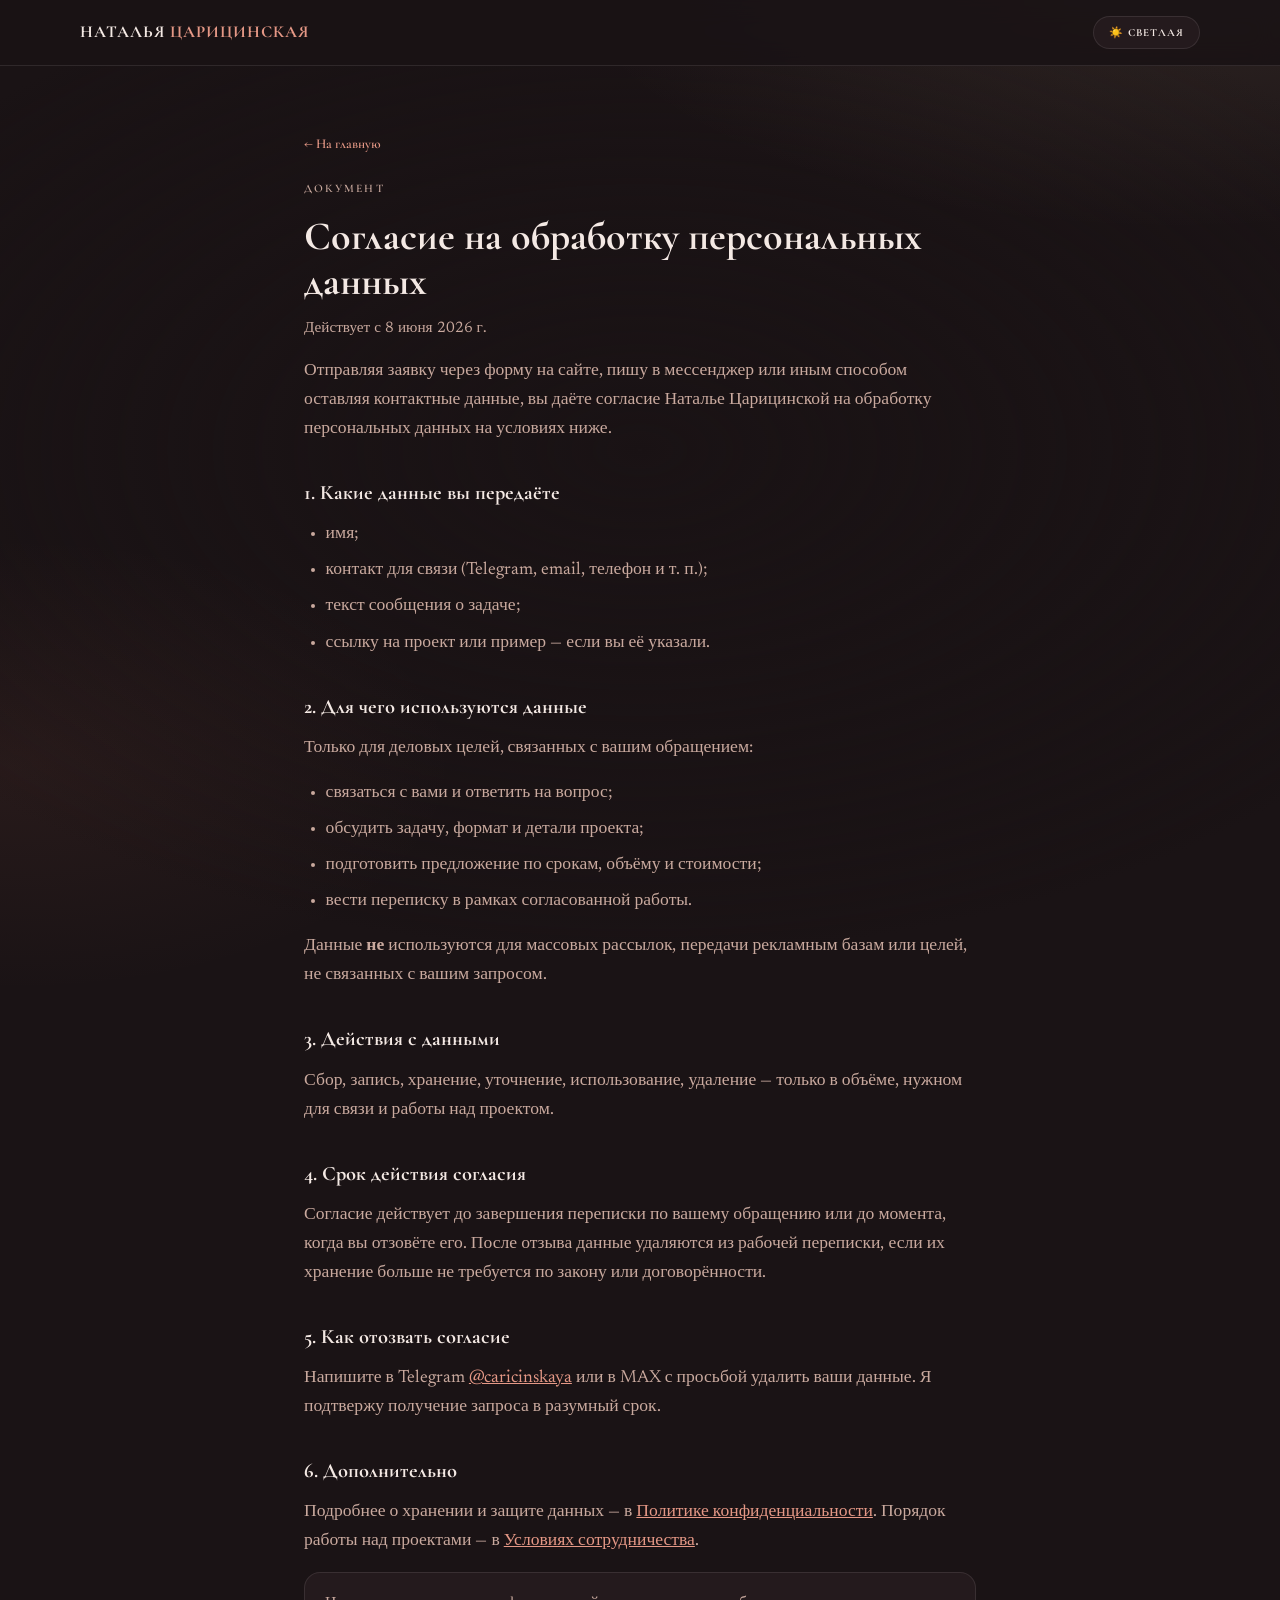
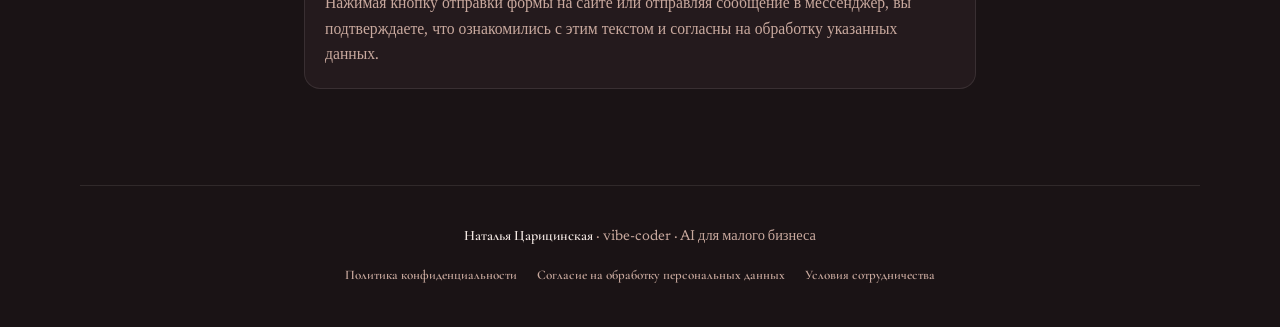
<file: consent.html>
<!DOCTYPE html>
<html lang="ru" data-theme="dark">
<head>
  <meta charset="UTF-8" />
  <script>
    (function () {
      try {
        var t = localStorage.getItem("portfolio-theme");
        document.documentElement.setAttribute("data-theme", t === "light" || t === "dark" ? t : "dark");
      } catch (e) {
        document.documentElement.setAttribute("data-theme", "dark");
      }
    })();
  </script>
  <meta name="viewport" content="width=device-width, initial-scale=1.0" />
  <meta name="robots" content="noindex" />
  <title>Согласие на обработку персональных данных — Наталья Царицинская</title>
  <link rel="preconnect" href="https://fonts.googleapis.com" />
  <link rel="preconnect" href="https://fonts.gstatic.com" crossorigin />
  <link href="https://fonts.googleapis.com/css2?family=Cormorant+Garamond:ital,wght@0,500;0,600;0,700;1,500&family=Newsreader:ital,opsz,wght@0,6..72,400;0,6..72,500;1,6..72,400&display=swap" rel="stylesheet" />
  <link rel="stylesheet" href="legal.css" />
</head>
<body>
  <div class="mesh-bg" aria-hidden="true"></div>

  <header class="site-header">
    <div class="wrap inner">
      <a class="logo" href="index.html">Наталья <span>Царицинская</span></a>
      <button type="button" class="theme-toggle" id="themeToggle" aria-pressed="true">☀️ Светлая</button>
    </div>
  </header>

  <main class="legal-main">
    <article class="legal-doc wrap">
      <a class="legal-back" href="index.html">← На главную</a>
      <p class="legal-label">Документ</p>
      <h1>Согласие на обработку персональных данных</h1>
      <p class="legal-updated">Действует с 8 июня 2026 г.</p>

      <p>
        Отправляя заявку через форму на сайте, пишу в мессенджер или иным способом оставляя контактные данные, вы
        даёте согласие Наталье Царицинской на обработку персональных данных на условиях ниже.
      </p>

      <h2>1. Какие данные вы передаёте</h2>
      <ul>
        <li>имя;</li>
        <li>контакт для связи (Telegram, email, телефон и т. п.);</li>
        <li>текст сообщения о задаче;</li>
        <li>ссылку на проект или пример — если вы её указали.</li>
      </ul>

      <h2>2. Для чего используются данные</h2>
      <p>Только для деловых целей, связанных с вашим обращением:</p>
      <ul>
        <li>связаться с вами и ответить на вопрос;</li>
        <li>обсудить задачу, формат и детали проекта;</li>
        <li>подготовить предложение по срокам, объёму и стоимости;</li>
        <li>вести переписку в рамках согласованной работы.</li>
      </ul>
      <p>
        Данные <strong>не</strong> используются для массовых рассылок, передачи рекламным базам или целей, не связанных
        с вашим запросом.
      </p>

      <h2>3. Действия с данными</h2>
      <p>Сбор, запись, хранение, уточнение, использование, удаление — только в объёме, нужном для связи и работы над проектом.</p>

      <h2>4. Срок действия согласия</h2>
      <p>
        Согласие действует до завершения переписки по вашему обращению или до момента, когда вы отзовёте его. После
        отзыва данные удаляются из рабочей переписки, если их хранение больше не требуется по закону или договорённости.
      </p>

      <h2>5. Как отозвать согласие</h2>
      <p>
        Напишите в Telegram <a href="https://t.me/caricinskaya" target="_blank" rel="noopener noreferrer">@caricinskaya</a>
        или в MAX с просьбой удалить ваши данные. Я подтвержу получение запроса в разумный срок.
      </p>

      <h2>6. Дополнительно</h2>
      <p>
        Подробнее о хранении и защите данных — в
        <a href="privacy.html">Политике конфиденциальности</a>. Порядок работы над проектами — в
        <a href="cooperation.html">Условиях сотрудничества</a>.
      </p>

      <p class="legal-note">
        Нажимая кнопку отправки формы на сайте или отправляя сообщение в мессенджер, вы подтверждаете, что ознакомились
        с этим текстом и согласны на обработку указанных данных.
      </p>
    </article>
  </main>

  <footer class="site-footer wrap">
    <p><strong>Наталья Царицинская</strong> · vibe-coder · AI для малого бизнеса</p>
    <nav class="site-footer__legal" aria-label="Юридическая информация">
      <a href="privacy.html">Политика конфиденциальности</a>
      <a href="consent.html">Согласие на обработку персональных данных</a>
      <a href="cooperation.html">Условия сотрудничества</a>
    </nav>
  </footer>

  <script>
    (function () {
      var btn = document.getElementById("themeToggle");
      if (!btn) return;
      function applyTheme(theme) {
        document.documentElement.setAttribute("data-theme", theme);
        btn.setAttribute("aria-pressed", theme === "dark" ? "true" : "false");
        btn.textContent = theme === "dark" ? "☀️ Светлая" : "🌙 Тёмная";
      }
      btn.addEventListener("click", function () {
        var next = document.documentElement.getAttribute("data-theme") === "dark" ? "light" : "dark";
        applyTheme(next);
        try {
          localStorage.setItem("portfolio-theme", next);
        } catch (e) {}
      });
    })();
  </script>
</body>
</html>
</file>
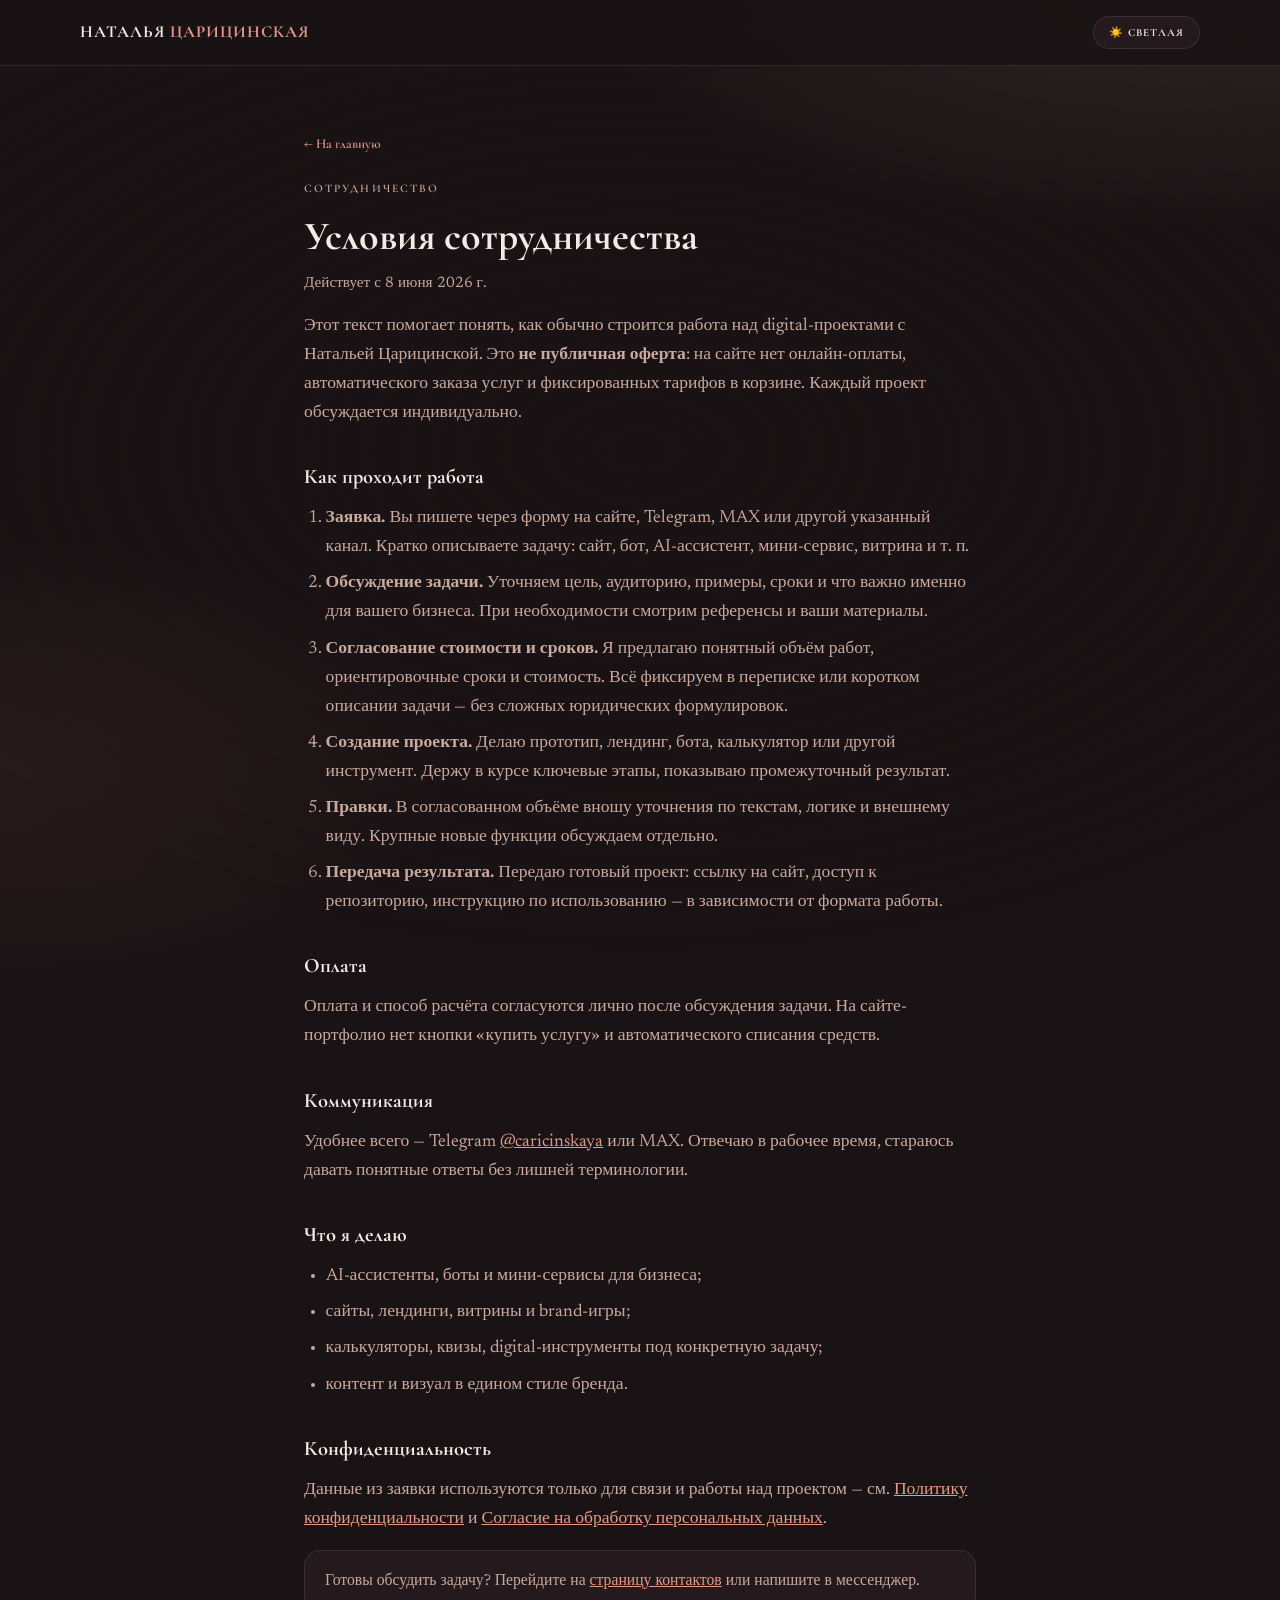
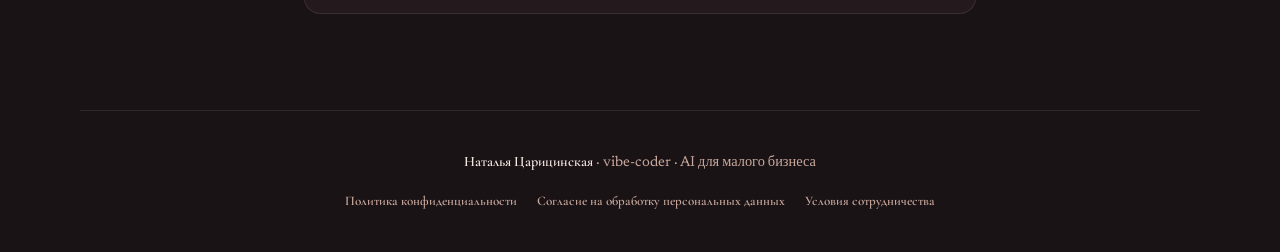
<file: cooperation.html>
<!DOCTYPE html>
<html lang="ru" data-theme="dark">
<head>
  <meta charset="UTF-8" />
  <script>
    (function () {
      try {
        var t = localStorage.getItem("portfolio-theme");
        document.documentElement.setAttribute("data-theme", t === "light" || t === "dark" ? t : "dark");
      } catch (e) {
        document.documentElement.setAttribute("data-theme", "dark");
      }
    })();
  </script>
  <meta name="viewport" content="width=device-width, initial-scale=1.0" />
  <meta name="robots" content="noindex" />
  <title>Условия сотрудничества — Наталья Царицинская</title>
  <link rel="preconnect" href="https://fonts.googleapis.com" />
  <link rel="preconnect" href="https://fonts.gstatic.com" crossorigin />
  <link href="https://fonts.googleapis.com/css2?family=Cormorant+Garamond:ital,wght@0,500;0,600;0,700;1,500&family=Newsreader:ital,opsz,wght@0,6..72,400;0,6..72,500;1,6..72,400&display=swap" rel="stylesheet" />
  <link rel="stylesheet" href="legal.css" />
</head>
<body>
  <div class="mesh-bg" aria-hidden="true"></div>

  <header class="site-header">
    <div class="wrap inner">
      <a class="logo" href="index.html">Наталья <span>Царицинская</span></a>
      <button type="button" class="theme-toggle" id="themeToggle" aria-pressed="true">☀️ Светлая</button>
    </div>
  </header>

  <main class="legal-main">
    <article class="legal-doc wrap">
      <a class="legal-back" href="index.html">← На главную</a>
      <p class="legal-label">Сотрудничество</p>
      <h1>Условия сотрудничества</h1>
      <p class="legal-updated">Действует с 8 июня 2026 г.</p>

      <p>
        Этот текст помогает понять, как обычно строится работа над digital-проектами с Натальей Царицинской. Это
        <strong>не публичная оферта</strong>: на сайте нет онлайн-оплаты, автоматического заказа услуг и фиксированных
        тарифов в корзине. Каждый проект обсуждается индивидуально.
      </p>

      <h2>Как проходит работа</h2>
      <ol>
        <li>
          <strong>Заявка.</strong> Вы пишете через форму на сайте, Telegram, MAX или другой указанный канал. Кратко
          описываете задачу: сайт, бот, AI-ассистент, мини-сервис, витрина и т. п.
        </li>
        <li>
          <strong>Обсуждение задачи.</strong> Уточняем цель, аудиторию, примеры, сроки и что важно именно для вашего
          бизнеса. При необходимости смотрим референсы и ваши материалы.
        </li>
        <li>
          <strong>Согласование стоимости и сроков.</strong> Я предлагаю понятный объём работ, ориентировочные сроки и
          стоимость. Всё фиксируем в переписке или коротком описании задачи — без сложных юридических формулировок.
        </li>
        <li>
          <strong>Создание проекта.</strong> Делаю прототип, лендинг, бота, калькулятор или другой инструмент. Держу в
          курсе ключевые этапы, показываю промежуточный результат.
        </li>
        <li>
          <strong>Правки.</strong> В согласованном объёме вношу уточнения по текстам, логике и внешнему виду. Крупные
          новые функции обсуждаем отдельно.
        </li>
        <li>
          <strong>Передача результата.</strong> Передаю готовый проект: ссылку на сайт, доступ к репозиторию, инструкцию
          по использованию — в зависимости от формата работы.
        </li>
      </ol>

      <h2>Оплата</h2>
      <p>
        Оплата и способ расчёта согласуются лично после обсуждения задачи. На сайте-портфолио нет кнопки «купить услугу»
        и автоматического списания средств.
      </p>

      <h2>Коммуникация</h2>
      <p>
        Удобнее всего — Telegram <a href="https://t.me/caricinskaya" target="_blank" rel="noopener noreferrer">@caricinskaya</a>
        или MAX. Отвечаю в рабочее время, стараюсь давать понятные ответы без лишней терминологии.
      </p>

      <h2>Что я делаю</h2>
      <ul>
        <li>AI-ассистенты, боты и мини-сервисы для бизнеса;</li>
        <li>сайты, лендинги, витрины и brand-игры;</li>
        <li>калькуляторы, квизы, digital-инструменты под конкретную задачу;</li>
        <li>контент и визуал в едином стиле бренда.</li>
      </ul>

      <h2>Конфиденциальность</h2>
      <p>
        Данные из заявки используются только для связи и работы над проектом — см.
        <a href="privacy.html">Политику конфиденциальности</a> и
        <a href="consent.html">Согласие на обработку персональных данных</a>.
      </p>

      <p class="legal-note">
        Готовы обсудить задачу? Перейдите на <a href="index.html#contacts">страницу контактов</a> или напишите в
        мессенджер.
      </p>
    </article>
  </main>

  <footer class="site-footer wrap">
    <p><strong>Наталья Царицинская</strong> · vibe-coder · AI для малого бизнеса</p>
    <nav class="site-footer__legal" aria-label="Юридическая информация">
      <a href="privacy.html">Политика конфиденциальности</a>
      <a href="consent.html">Согласие на обработку персональных данных</a>
      <a href="cooperation.html">Условия сотрудничества</a>
    </nav>
  </footer>

  <script>
    (function () {
      var btn = document.getElementById("themeToggle");
      if (!btn) return;
      function applyTheme(theme) {
        document.documentElement.setAttribute("data-theme", theme);
        btn.setAttribute("aria-pressed", theme === "dark" ? "true" : "false");
        btn.textContent = theme === "dark" ? "☀️ Светлая" : "🌙 Тёмная";
      }
      btn.addEventListener("click", function () {
        var next = document.documentElement.getAttribute("data-theme") === "dark" ? "light" : "dark";
        applyTheme(next);
        try {
          localStorage.setItem("portfolio-theme", next);
        } catch (e) {}
      });
    })();
  </script>
</body>
</html>
</file>
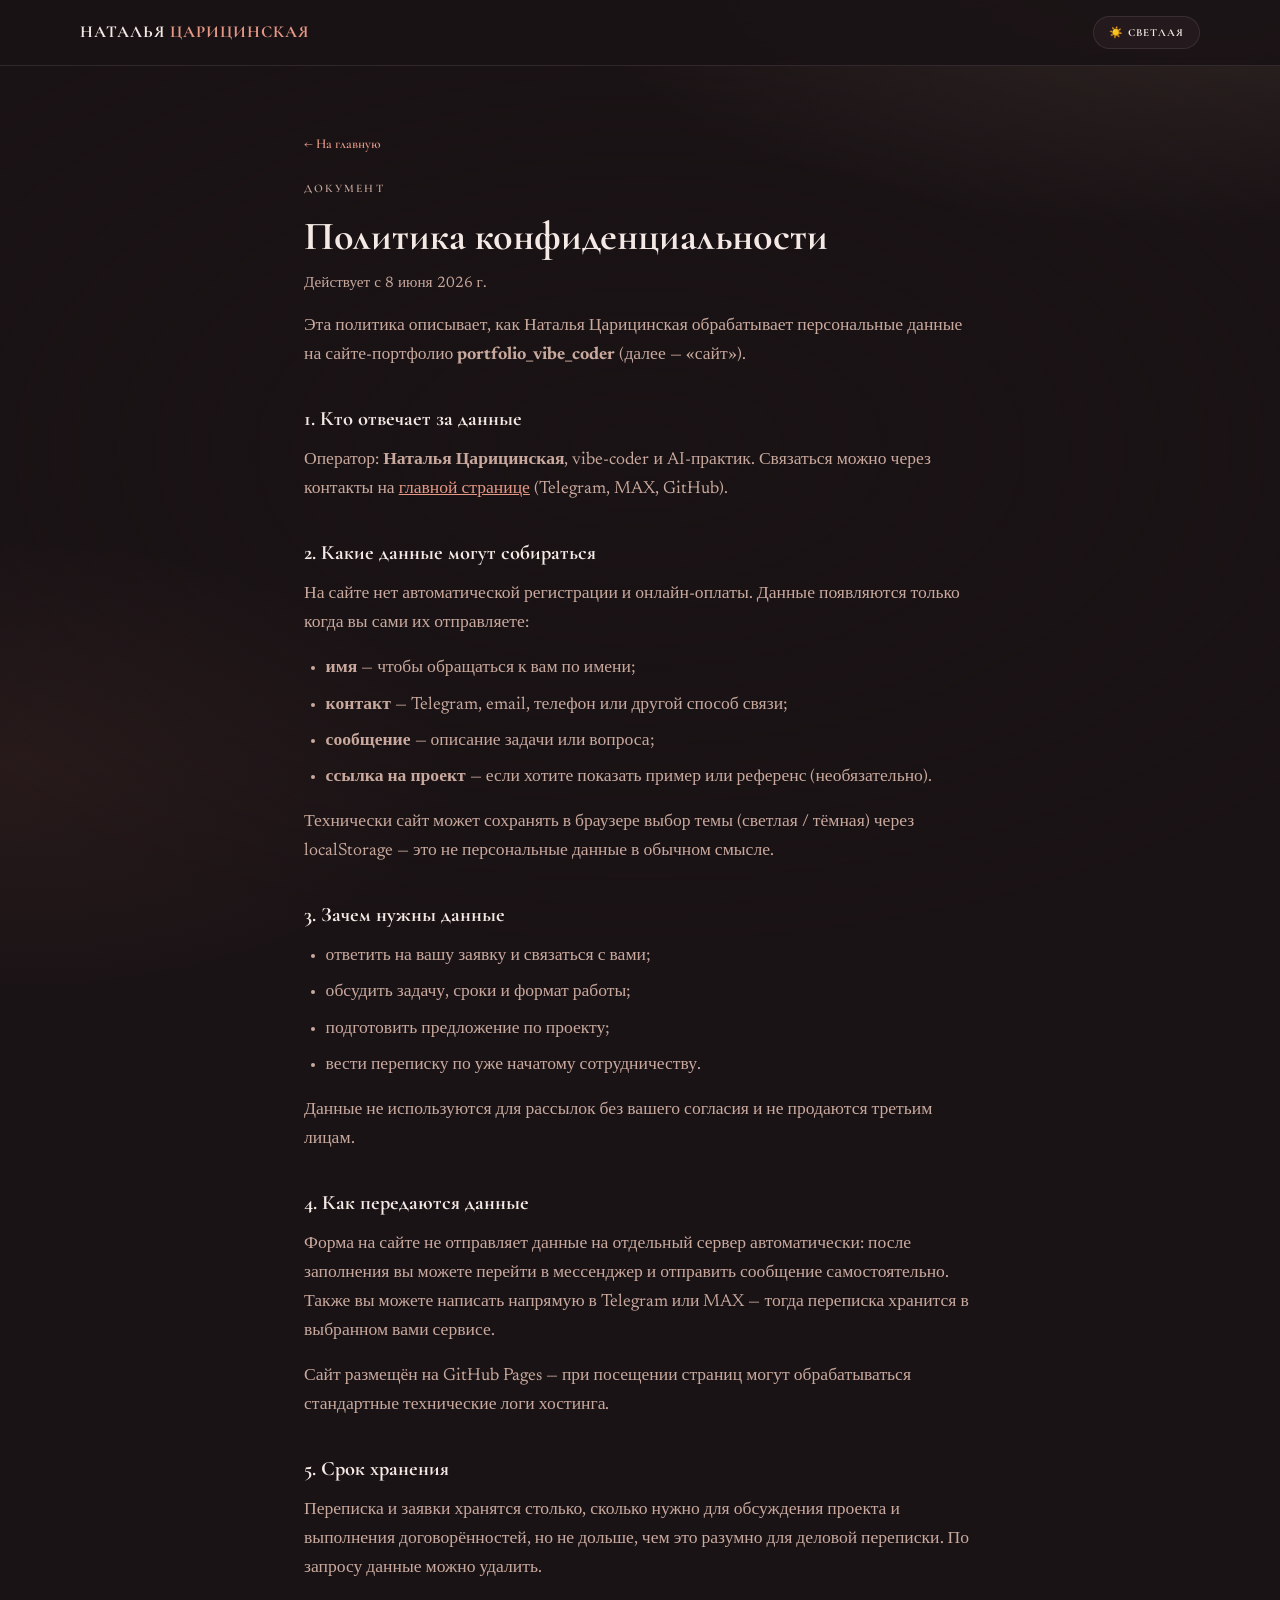
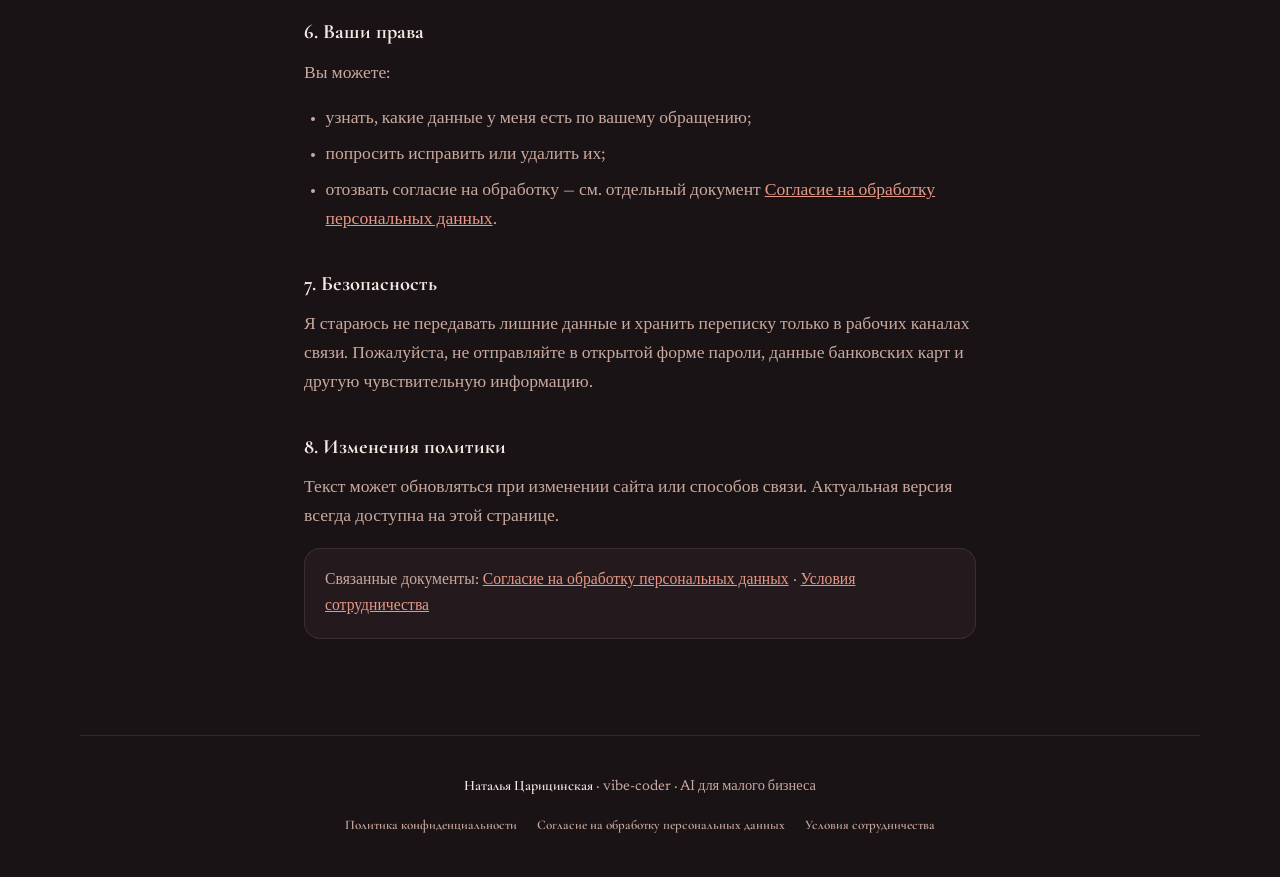
<file: privacy.html>
<!DOCTYPE html>
<html lang="ru" data-theme="dark">
<head>
  <meta charset="UTF-8" />
  <script>
    (function () {
      try {
        var t = localStorage.getItem("portfolio-theme");
        document.documentElement.setAttribute("data-theme", t === "light" || t === "dark" ? t : "dark");
      } catch (e) {
        document.documentElement.setAttribute("data-theme", "dark");
      }
    })();
  </script>
  <meta name="viewport" content="width=device-width, initial-scale=1.0" />
  <meta name="robots" content="noindex" />
  <title>Политика конфиденциальности — Наталья Царицинская</title>
  <link rel="preconnect" href="https://fonts.googleapis.com" />
  <link rel="preconnect" href="https://fonts.gstatic.com" crossorigin />
  <link href="https://fonts.googleapis.com/css2?family=Cormorant+Garamond:ital,wght@0,500;0,600;0,700;1,500&family=Newsreader:ital,opsz,wght@0,6..72,400;0,6..72,500;1,6..72,400&display=swap" rel="stylesheet" />
  <link rel="stylesheet" href="legal.css" />
</head>
<body>
  <div class="mesh-bg" aria-hidden="true"></div>

  <header class="site-header">
    <div class="wrap inner">
      <a class="logo" href="index.html">Наталья <span>Царицинская</span></a>
      <button type="button" class="theme-toggle" id="themeToggle" aria-pressed="true">☀️ Светлая</button>
    </div>
  </header>

  <main class="legal-main">
    <article class="legal-doc wrap">
      <a class="legal-back" href="index.html">← На главную</a>
      <p class="legal-label">Документ</p>
      <h1>Политика конфиденциальности</h1>
      <p class="legal-updated">Действует с 8 июня 2026 г.</p>

      <p>
        Эта политика описывает, как Наталья Царицинская обрабатывает персональные данные на сайте-портфолио
        <strong>portfolio_vibe_coder</strong> (далее — «сайт»).
      </p>

      <h2>1. Кто отвечает за данные</h2>
      <p>
        Оператор: <strong>Наталья Царицинская</strong>, vibe-coder и AI-практик. Связаться можно через контакты на
        <a href="index.html#contacts">главной странице</a> (Telegram, MAX, GitHub).
      </p>

      <h2>2. Какие данные могут собираться</h2>
      <p>На сайте нет автоматической регистрации и онлайн-оплаты. Данные появляются только когда вы сами их отправляете:</p>
      <ul>
        <li><strong>имя</strong> — чтобы обращаться к вам по имени;</li>
        <li><strong>контакт</strong> — Telegram, email, телефон или другой способ связи;</li>
        <li><strong>сообщение</strong> — описание задачи или вопроса;</li>
        <li><strong>ссылка на проект</strong> — если хотите показать пример или референс (необязательно).</li>
      </ul>
      <p>
        Технически сайт может сохранять в браузере выбор темы (светлая / тёмная) через localStorage — это не
        персональные данные в обычном смысле.
      </p>

      <h2>3. Зачем нужны данные</h2>
      <ul>
        <li>ответить на вашу заявку и связаться с вами;</li>
        <li>обсудить задачу, сроки и формат работы;</li>
        <li>подготовить предложение по проекту;</li>
        <li>вести переписку по уже начатому сотрудничеству.</li>
      </ul>
      <p>Данные не используются для рассылок без вашего согласия и не продаются третьим лицам.</p>

      <h2>4. Как передаются данные</h2>
      <p>
        Форма на сайте не отправляет данные на отдельный сервер автоматически: после заполнения вы можете перейти в
        мессенджер и отправить сообщение самостоятельно. Также вы можете написать напрямую в Telegram или MAX — тогда
        переписка хранится в выбранном вами сервисе.
      </p>
      <p>Сайт размещён на GitHub Pages — при посещении страниц могут обрабатываться стандартные технические логи хостинга.</p>

      <h2>5. Срок хранения</h2>
      <p>
        Переписка и заявки хранятся столько, сколько нужно для обсуждения проекта и выполнения договорённостей, но не
        дольше, чем это разумно для деловой переписки. По запросу данные можно удалить.
      </p>

      <h2>6. Ваши права</h2>
      <p>Вы можете:</p>
      <ul>
        <li>узнать, какие данные у меня есть по вашему обращению;</li>
        <li>попросить исправить или удалить их;</li>
        <li>отозвать согласие на обработку — см. отдельный документ
          <a href="consent.html">Согласие на обработку персональных данных</a>.</li>
      </ul>

      <h2>7. Безопасность</h2>
      <p>
        Я стараюсь не передавать лишние данные и хранить переписку только в рабочих каналах связи. Пожалуйста, не
        отправляйте в открытой форме пароли, данные банковских карт и другую чувствительную информацию.
      </p>

      <h2>8. Изменения политики</h2>
      <p>
        Текст может обновляться при изменении сайта или способов связи. Актуальная версия всегда доступна на этой
        странице.
      </p>

      <p class="legal-note">
        Связанные документы:
        <a href="consent.html">Согласие на обработку персональных данных</a> ·
        <a href="cooperation.html">Условия сотрудничества</a>
      </p>
    </article>
  </main>

  <footer class="site-footer wrap">
    <p><strong>Наталья Царицинская</strong> · vibe-coder · AI для малого бизнеса</p>
    <nav class="site-footer__legal" aria-label="Юридическая информация">
      <a href="privacy.html">Политика конфиденциальности</a>
      <a href="consent.html">Согласие на обработку персональных данных</a>
      <a href="cooperation.html">Условия сотрудничества</a>
    </nav>
  </footer>

  <script>
    (function () {
      var btn = document.getElementById("themeToggle");
      if (!btn) return;
      function applyTheme(theme) {
        document.documentElement.setAttribute("data-theme", theme);
        btn.setAttribute("aria-pressed", theme === "dark" ? "true" : "false");
        btn.textContent = theme === "dark" ? "☀️ Светлая" : "🌙 Тёмная";
      }
      btn.addEventListener("click", function () {
        var next = document.documentElement.getAttribute("data-theme") === "dark" ? "light" : "dark";
        applyTheme(next);
        try {
          localStorage.setItem("portfolio-theme", next);
        } catch (e) {}
      });
    })();
  </script>
</body>
</html>
</file>
<file: legal.css>
:root {
  --bg: #f7ede4;
  --bg-elevated: #fff8f2;
  --text: #3a2426;
  --text-muted: #7d5f58;
  --accent-wine: #6b3340;
  --accent-terracotta: #c76f5b;
  --accent-caramel: #b8926a;
  --border: rgba(107, 51, 64, 0.14);
  --radius-md: 16px;
  --font-heading: "Cormorant Garamond", Georgia, "Times New Roman", serif;
  --font-body: "Newsreader", Georgia, serif;
}

[data-theme="dark"] {
  --bg: #1a1315;
  --bg-elevated: #241a1d;
  --text: #f4e9e4;
  --text-muted: #c9a99e;
  --accent-wine: #e8c4c8;
  --accent-terracotta: #e59886;
  --accent-caramel: #d9b896;
  --border: rgba(244, 233, 228, 0.1);
}

*,
*::before,
*::after {
  box-sizing: border-box;
}

html {
  scroll-behavior: smooth;
}

body {
  margin: 0;
  font-family: var(--font-body);
  font-size: 1.1rem;
  line-height: 1.65;
  color: var(--text);
  background-color: var(--bg);
  transition: background-color 0.45s ease, color 0.35s ease;
  min-height: 100vh;
  display: flex;
  flex-direction: column;
}

.mesh-bg {
  position: fixed;
  inset: -20%;
  z-index: -1;
  background:
    radial-gradient(ellipse 70% 45% at 80% 10%, rgba(217, 184, 150, 0.12), transparent 50%),
    radial-gradient(ellipse 55% 40% at 15% 75%, rgba(199, 111, 91, 0.08), transparent 45%),
    radial-gradient(ellipse 50% 40% at 50% 50%, transparent, var(--bg));
}

[data-theme="light"] .mesh-bg,
:root:not([data-theme="dark"]) .mesh-bg {
  background:
    radial-gradient(ellipse 80% 50% at 85% 15%, rgba(200, 160, 118, 0.38), transparent 55%),
    radial-gradient(ellipse 60% 45% at 10% 80%, rgba(107, 51, 64, 0.1), transparent 50%),
    radial-gradient(ellipse 50% 40% at 50% 50%, transparent, var(--bg));
}

.wrap {
  width: min(1120px, 92vw);
  margin-inline: auto;
}

.site-header {
  padding: 1rem 0;
  border-bottom: 1px solid var(--border);
  background: color-mix(in srgb, var(--bg) 88%, transparent);
  backdrop-filter: blur(12px);
}

.site-header .inner {
  display: flex;
  align-items: center;
  justify-content: space-between;
  gap: 1rem;
}

.logo {
  font-family: var(--font-heading);
  font-size: 1.05rem;
  font-weight: 700;
  letter-spacing: 0.06em;
  text-transform: uppercase;
  color: var(--text);
  text-decoration: none;
}

.logo span {
  color: var(--accent-terracotta);
}

.theme-toggle {
  font-family: var(--font-heading);
  font-size: 0.68rem;
  font-weight: 700;
  letter-spacing: 0.1em;
  text-transform: uppercase;
  padding: 0.55rem 0.95rem;
  border-radius: 999px;
  border: 1px solid var(--border);
  background: var(--bg-elevated);
  color: var(--text);
  cursor: pointer;
}

.legal-main {
  flex: 1;
  padding: clamp(2.5rem, 6vw, 4rem) 0 clamp(3rem, 8vw, 5rem);
}

.legal-doc {
  max-width: 42rem;
}

.legal-back {
  display: inline-block;
  margin-bottom: 1.5rem;
  font-family: var(--font-heading);
  font-size: 0.85rem;
  font-weight: 600;
  color: var(--accent-terracotta);
  text-decoration: none;
}

.legal-back:hover {
  color: var(--accent-caramel);
}

.legal-label {
  font-family: var(--font-heading);
  font-size: 0.72rem;
  font-weight: 600;
  letter-spacing: 0.18em;
  text-transform: uppercase;
  color: var(--accent-caramel);
  margin: 0 0 0.5rem;
}

.legal-doc h1 {
  font-family: var(--font-heading);
  font-size: clamp(1.85rem, 4vw, 2.5rem);
  font-weight: 700;
  line-height: 1.12;
  margin: 0 0 0.75rem;
}

.legal-updated {
  margin: 0 0 2rem;
  font-size: 0.95rem;
  color: var(--text-muted);
}

.legal-doc h2 {
  font-family: var(--font-heading);
  font-size: 1.28rem;
  font-weight: 700;
  margin: 2rem 0 0.65rem;
}

.legal-doc p,
.legal-doc li {
  color: var(--text-muted);
}

.legal-doc p {
  margin: 0 0 1rem;
}

.legal-doc ul,
.legal-doc ol {
  margin: 0 0 1rem;
  padding-left: 1.35rem;
}

.legal-doc li {
  margin-bottom: 0.45rem;
}

.legal-doc a {
  color: var(--accent-terracotta);
}

.legal-doc a:hover {
  color: var(--accent-caramel);
}

.legal-note {
  margin-top: 2rem;
  padding: 1.15rem 1.25rem;
  border-radius: var(--radius-md);
  border: 1px solid var(--border);
  background: var(--bg-elevated);
  font-size: 0.98rem;
  color: var(--text-muted);
}

.site-footer {
  padding: 1.5rem 0 2.5rem;
  text-align: center;
  font-size: 0.9rem;
  color: var(--text-muted);
  border-top: 1px solid var(--border);
}

.site-footer strong {
  font-family: var(--font-heading);
  color: var(--text);
  font-weight: 600;
}

.site-footer__legal {
  display: flex;
  flex-wrap: wrap;
  justify-content: center;
  gap: 0.5rem 1.25rem;
  margin-top: 1rem;
}

.site-footer__legal a {
  font-family: var(--font-heading);
  font-size: 0.82rem;
  font-weight: 600;
  color: var(--text-muted);
  text-decoration: none;
}

.site-footer__legal a:hover {
  color: var(--accent-terracotta);
}
</file>
